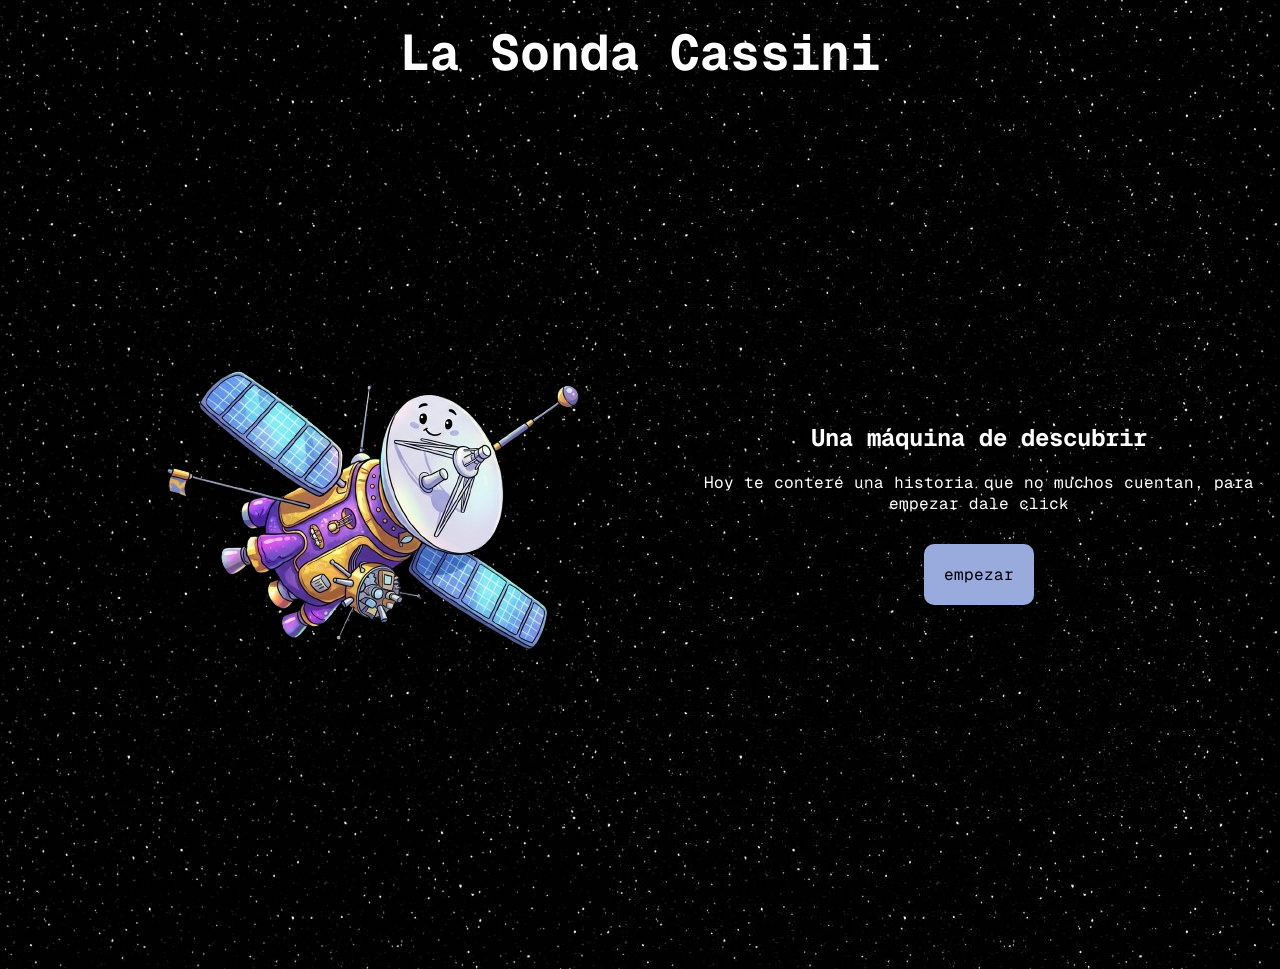
<file: index.html/index.html>
<!DOCTYPE html>
<html lang="en">
<head>
    <meta charset="UTF-8">
    <meta name="viewport" content="width=device-width, initial-scale=1.0">
    <title>Sonda Cassini</title>
    <link rel="stylesheet" href="styles.css">
    <link rel="preconnect" href="https://fonts.googleapis.com">
    <link rel="preconnect" href="https://fonts.gstatic.com" crossorigin>
    <link href="https://fonts.googleapis.com/css2?family=Geist+Mono:ital,wght@0,100..900;1,100..900&display=swap" rel="stylesheet">
    <link href="https://fonts.googleapis.com/css2?family=Material+Symbols+Outlined"
    rel="stylesheet" />

</head>
<body>
    <h1>La Sonda Cassini</h1>
    <div class="box-intro">
        <img src="Gemini_Generated_Image_k36ofxk36ofxk36o-removebg-preview.png">
        <div class="intro-text">
            <h2>Una máquina de descubrir</h2>
            <p>Hoy te conteré una historia que no muchos cuentan, para empezar dale click</p>
            <div class="a">
                <a href="historia-01.html">empezar</a>
            </div>
        </div>
    </div>
</body>
</html>
</file>
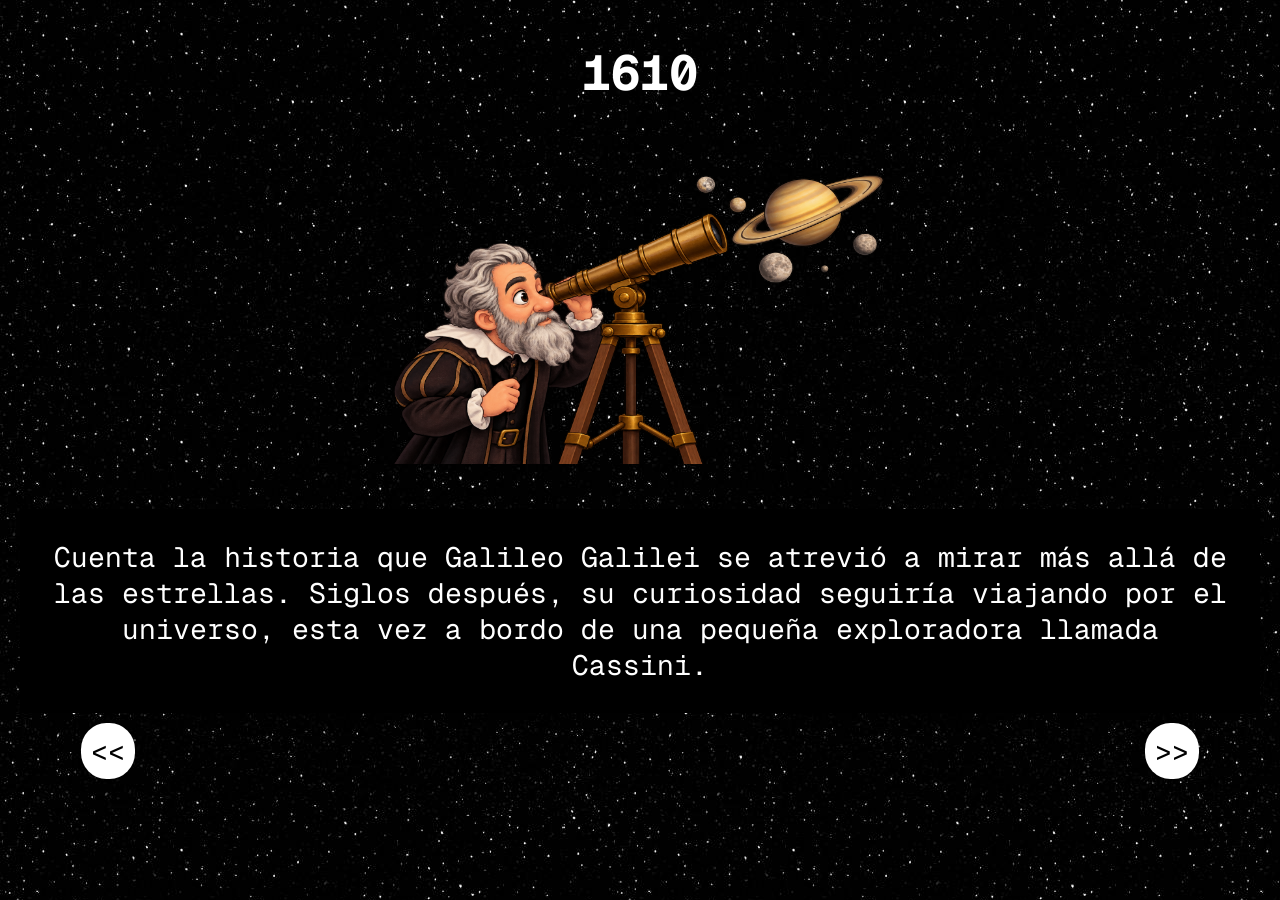
<file: index.html/historia-01.html>
<!DOCTYPE html>
<html lang="en">
<head>
    <meta charset="UTF-8">
    <meta name="viewport" content="width=device-width, initial-scale=1.0">
    <title>Document</title>
    <link rel="stylesheet" href="styles.css">
    <link rel="preconnect" href="https://fonts.googleapis.com">
    <link rel="preconnect" href="https://fonts.gstatic.com" crossorigin>
    <link href="https://fonts.googleapis.com/css2?family=Geist+Mono:ital,wght@0,100..900;1,100..900&display=swap" rel="stylesheet">
</head>
<body>
    <div class="pantalla1">
        <h2 class="h2-1">1610</h2>
        <img class="img1" src="galileo.png">
        <p class="p-1">
            Cuenta la historia que Galileo Galilei se atrevió a mirar más allá de las estrellas. Siglos después, su curiosidad seguiría viajando por el universo, esta vez a bordo de una pequeña exploradora llamada Cassini.
        </p>
        <a class="a-1" href="index.html"><<</a>
        <a class="a-2" href="historia-02.html">>></a>
    </div>
</body>
</html>
</file>
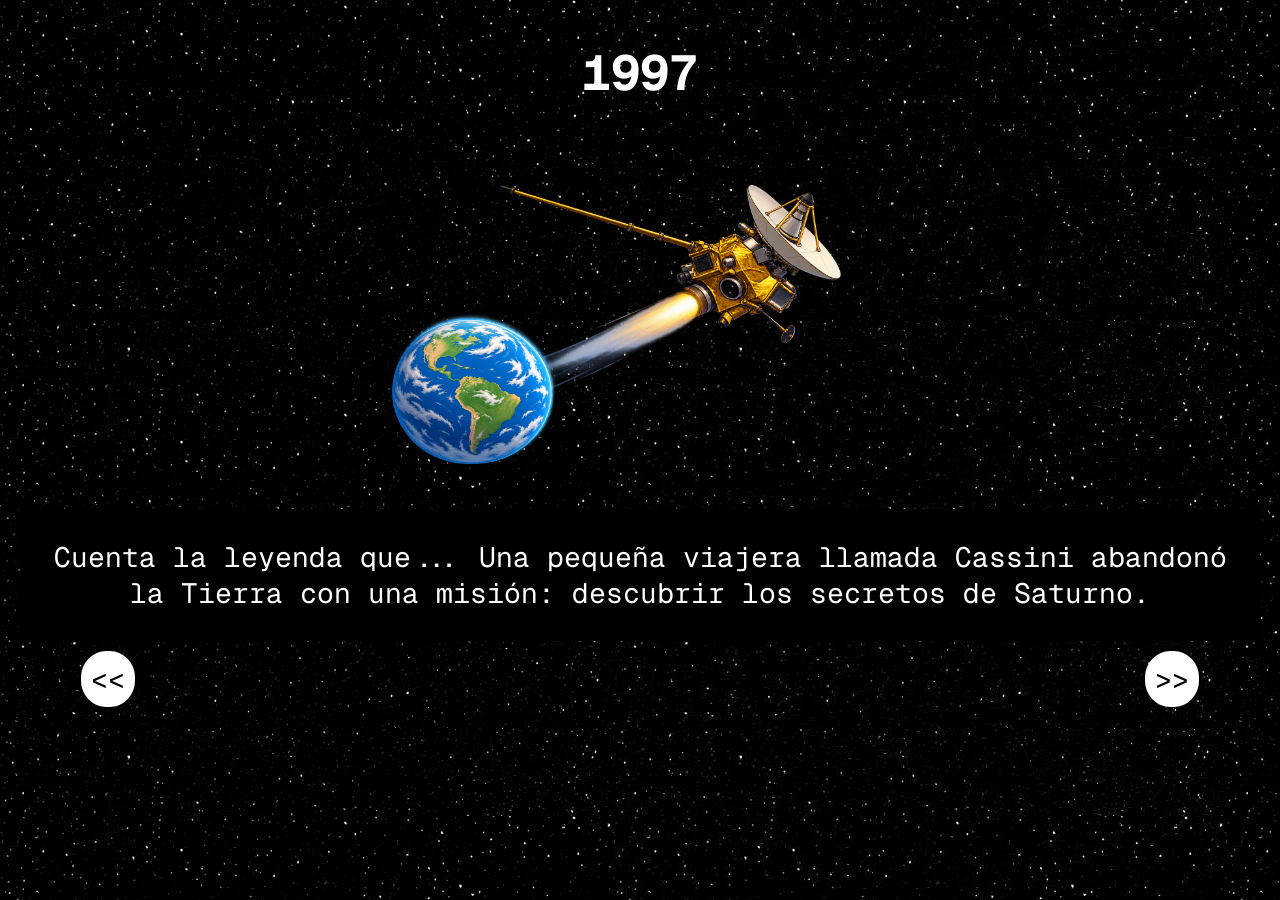
<file: index.html/historia-02.html>
<!DOCTYPE html>
<html lang="en">
<head>
    <meta charset="UTF-8">
    <meta name="viewport" content="width=device-width, initial-scale=1.0">
    <title>Document</title>
    <link rel="stylesheet" href="styles.css">
    <link rel="preconnect" href="https://fonts.googleapis.com">
    <link rel="preconnect" href="https://fonts.gstatic.com" crossorigin>
    <link href="https://fonts.googleapis.com/css2?family=Geist+Mono:ital,wght@0,100..900;1,100..900&display=swap" rel="stylesheet">
</head>
<body>
    <div class="pantalla2">
        <h2 class="h2-1">1997</h2>
        <img class="img1" src="Cassini rumbo a las estrellas.png">
        <p class="p-1">
            Cuenta la leyenda que... Una pequeña viajera llamada Cassini abandonó la Tierra con una misión: descubrir los secretos de Saturno.
        </p>
        <a class="a-1" href="historia-01.html"><<</a>
        <a class="a-2" href="historia-03.html">>></a>
    </div>
</body>
</html>
</file>
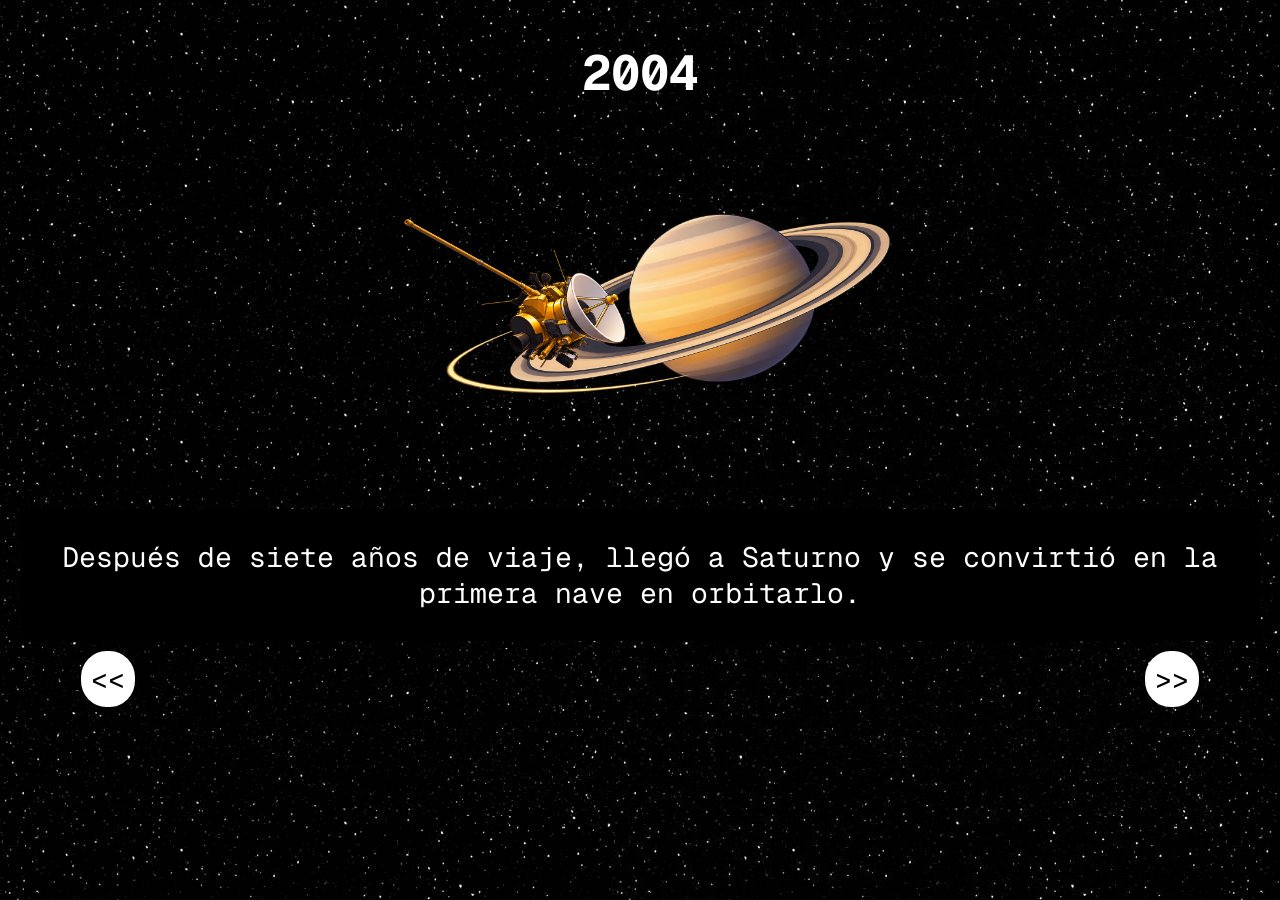
<file: index.html/historia-03.html>
<!DOCTYPE html>
<html lang="en">
<head>
    <meta charset="UTF-8">
    <meta name="viewport" content="width=device-width, initial-scale=1.0">
    <title>Document</title>
    <link rel="stylesheet" href="styles.css">
    <link rel="preconnect" href="https://fonts.googleapis.com">
    <link rel="preconnect" href="https://fonts.gstatic.com" crossorigin>
    <link href="https://fonts.googleapis.com/css2?family=Geist+Mono:ital,wght@0,100..900;1,100..900&display=swap" rel="stylesheet">
</head>
<body>
    <div class="pantalla2">
        <h2 class="h2-1">2004</h2>
        <img class="img1" src="Cassini sobre los anillos de Saturno.png">
        <p class="p-1">
            Después de siete años de viaje, llegó a Saturno y se convirtió en la primera nave en orbitarlo.
        </p>
        <a class="a-1" href="historia-02.html"><<</a>
        <a class="a-2" href="historia-04.html">>></a>
    </div>
</body>
</html>
</file>
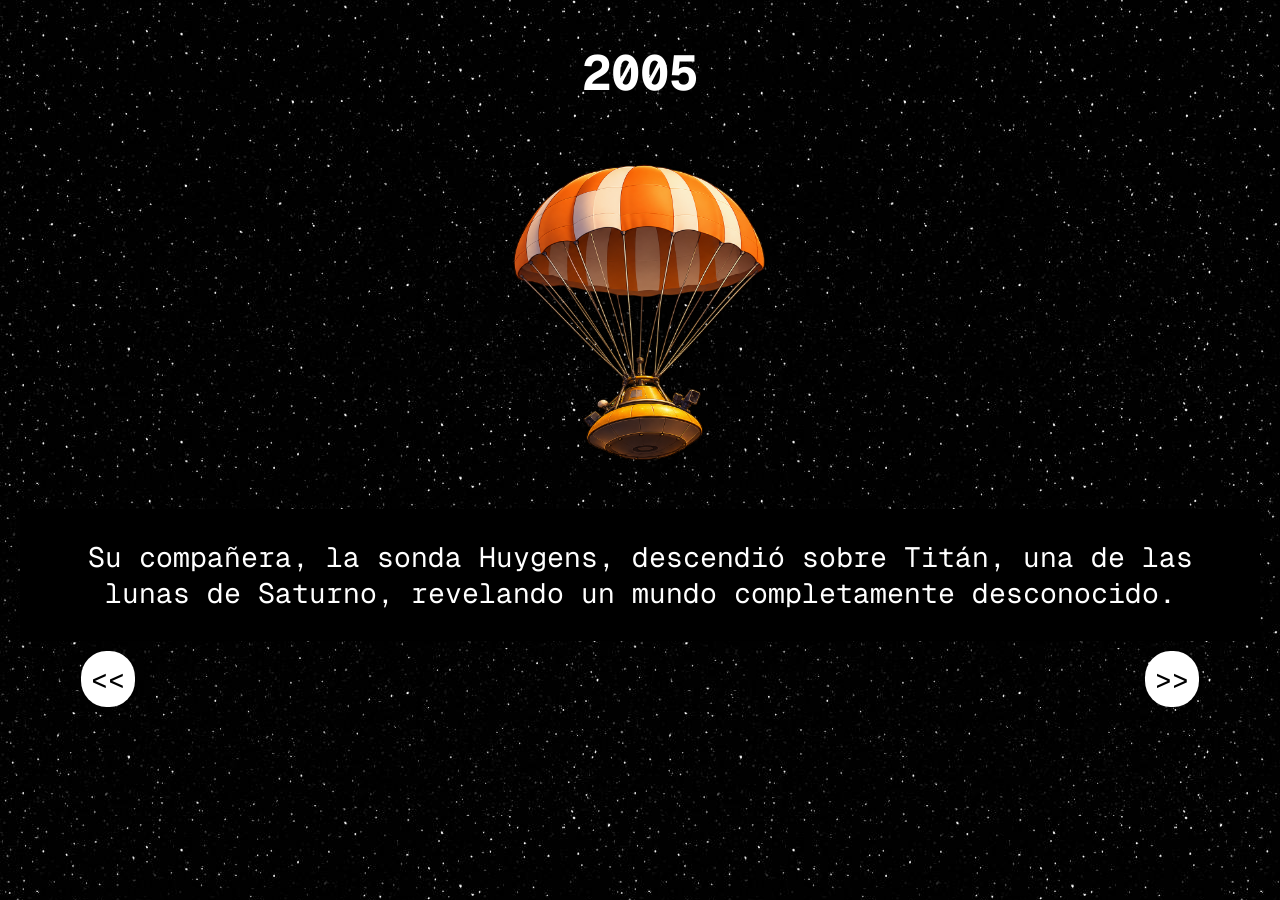
<file: index.html/historia-04.html>
<!DOCTYPE html>
<html lang="en">
<head>
    <meta charset="UTF-8">
    <meta name="viewport" content="width=device-width, initial-scale=1.0">
    <title>Document</title>
    <link rel="stylesheet" href="styles.css">
    <link rel="preconnect" href="https://fonts.googleapis.com">
    <link rel="preconnect" href="https://fonts.gstatic.com" crossorigin>
    <link href="https://fonts.googleapis.com/css2?family=Geist+Mono:ital,wght@0,100..900;1,100..900&display=swap" rel="stylesheet">
</head>
<body>
    <div class="pantalla2">
        <h2 class="h2-1">2005</h2>
        <img class="img1" src="huygens.png">
        <p class="p-1">
            Su compañera, la sonda Huygens, descendió sobre Titán, una de las lunas de Saturno, revelando un mundo completamente desconocido.
        </p>
        <a class="a-1" href="historia-03.html"><<</a>
        <a class="a-2" href="historia-05.html">>></a>
    </div>
</body>
</html>
</file>
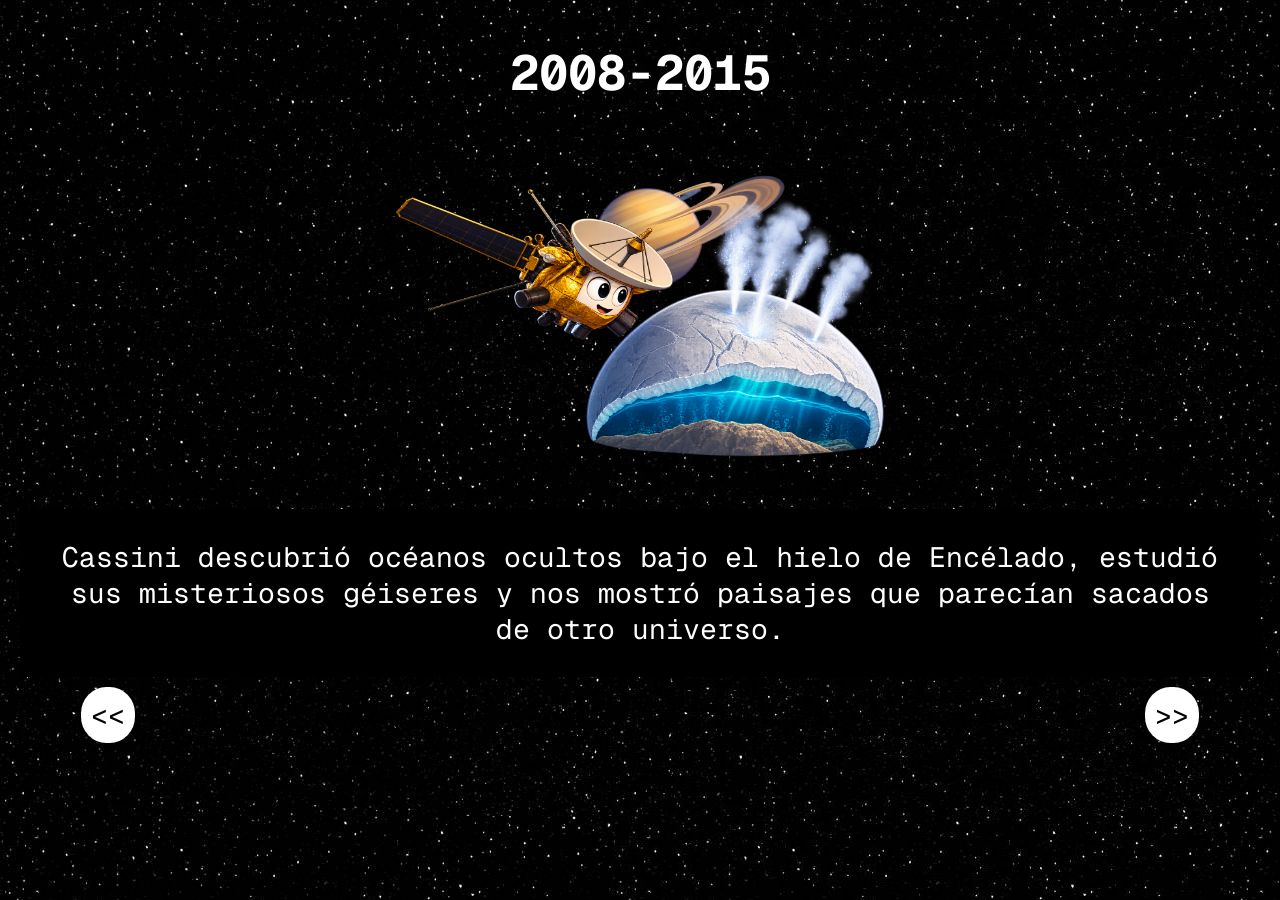
<file: index.html/historia-05.html>
<!DOCTYPE html>
<html lang="en">
<head>
    <meta charset="UTF-8">
    <meta name="viewport" content="width=device-width, initial-scale=1.0">
    <title>Document</title>
    <link rel="stylesheet" href="styles.css">
    <link rel="preconnect" href="https://fonts.googleapis.com">
    <link rel="preconnect" href="https://fonts.gstatic.com" crossorigin>
    <link href="https://fonts.googleapis.com/css2?family=Geist+Mono:ital,wght@0,100..900;1,100..900&display=swap" rel="stylesheet">
</head>
<body>
    <div class="pantalla2">
        <h2 class="h2-1">2008-2015</h2>
        <img class="img1" src="Cassini descubre el océano de Encélado.png">
        <p class="p-1">
            Cassini descubrió océanos ocultos bajo el hielo de Encélado, estudió sus misteriosos géiseres y nos mostró paisajes que parecían sacados de otro universo.
        </p>
        <a class="a-1" href="historia-04.html"><<</a>
        <a class="a-2" href="historia-06.html">>></a>
    </div>
</body>
</html>
</file>
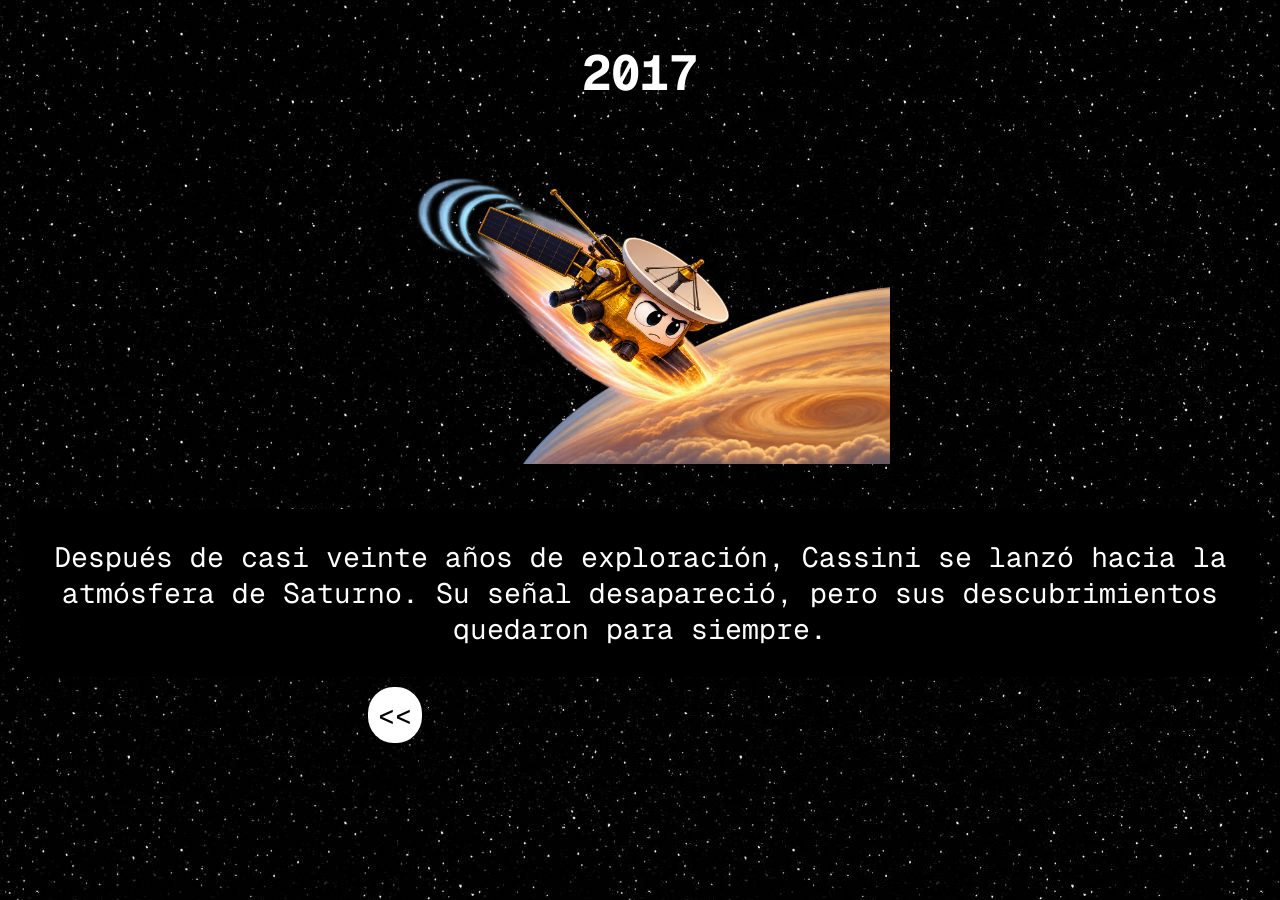
<file: index.html/historia-06.html>
<!DOCTYPE html>
<html lang="en">
<head>
    <meta charset="UTF-8">
    <meta name="viewport" content="width=device-width, initial-scale=1.0">
    <title>Document</title>
    <link rel="stylesheet" href="styles.css">
    <link rel="preconnect" href="https://fonts.googleapis.com">
    <link rel="preconnect" href="https://fonts.gstatic.com" crossorigin>
    <link href="https://fonts.googleapis.com/css2?family=Geist+Mono:ital,wght@0,100..900;1,100..900&display=swap" rel="stylesheet">
</head>
<body>
    <div class="pantalla2">
        <h2 class="h2-1">2017</h2>
        <img class="img1" src="Último descenso de Cassini sobre Saturno.png">
        <p class="p-1">
            Después de casi veinte años de exploración, Cassini se  lanzó hacia la atmósfera de Saturno. Su señal desapareció, pero sus descubrimientos quedaron para siempre.
        </p>
        <a class="a-1" href="historia-05.html"><<</a>
    </div>
</body>
</html>
</file>
<file: index.html/styles.css>
body {
    margin: 0;
    background-image: url(fondo.png);
    display: flex;
    flex-direction: column;
    text-align: center;
    color: #fff;
    font-family: 'Geist Mono';
}

h1 {
    color: #fff;
    margin-top: 20px;
    font-size: 50px;

}

div {
    width: auto;
    height: auto;
}

.box-intro {
    margin-top: -50px;
    display: flex;
    justify-content: center; /* Centra horizontalmente */
    align-items: center;     /* Centra verticalmente */
    height: 100vh; 
    color: #fff;
    text-align: right;
}

.intro-text {
    flex: 1;
    text-align: center;
}

.intro-text h2 {
    text-align: center;
}

.intro-text p {
    text-align: center;
    margin-bottom: 10px;
}

h2 {
    justify-content: left;
}

.a {
    margin: 50px;
}

a {
    height: 20px;
    width: 20px;
    justify-content: center;
    padding: 20px;
    margin: 10px;
    background-color: #9ad;
    text-decoration: none;
    color: #000;
    border-radius: 10px;
}

/*pantalla 1*/

.h2-1 {
    font-size: 49px;
    justify-content: center;
}

.img1 {
    width: 500px;
    height: 300px;
    margin: 20px;
    justify-content: center;
}

.p-1 {
    font-size: 28px;
    background-color: #000;
    padding: 30px;
    margin: 20px;
}

.a-1 {
    font-size: 28px;
    padding: 10px;
    color: #000;
    background-color: #fff;
    border-radius: 47%;
    text-decoration: none;
    margin-right: 500px;
}

.a-2 {
    font-size: 28px;
    padding: 10px;
    color: #000;
    background-color: #fff;
    border-radius: 47%;
    text-decoration: none;
    margin-left: 500px;
}
</file>
